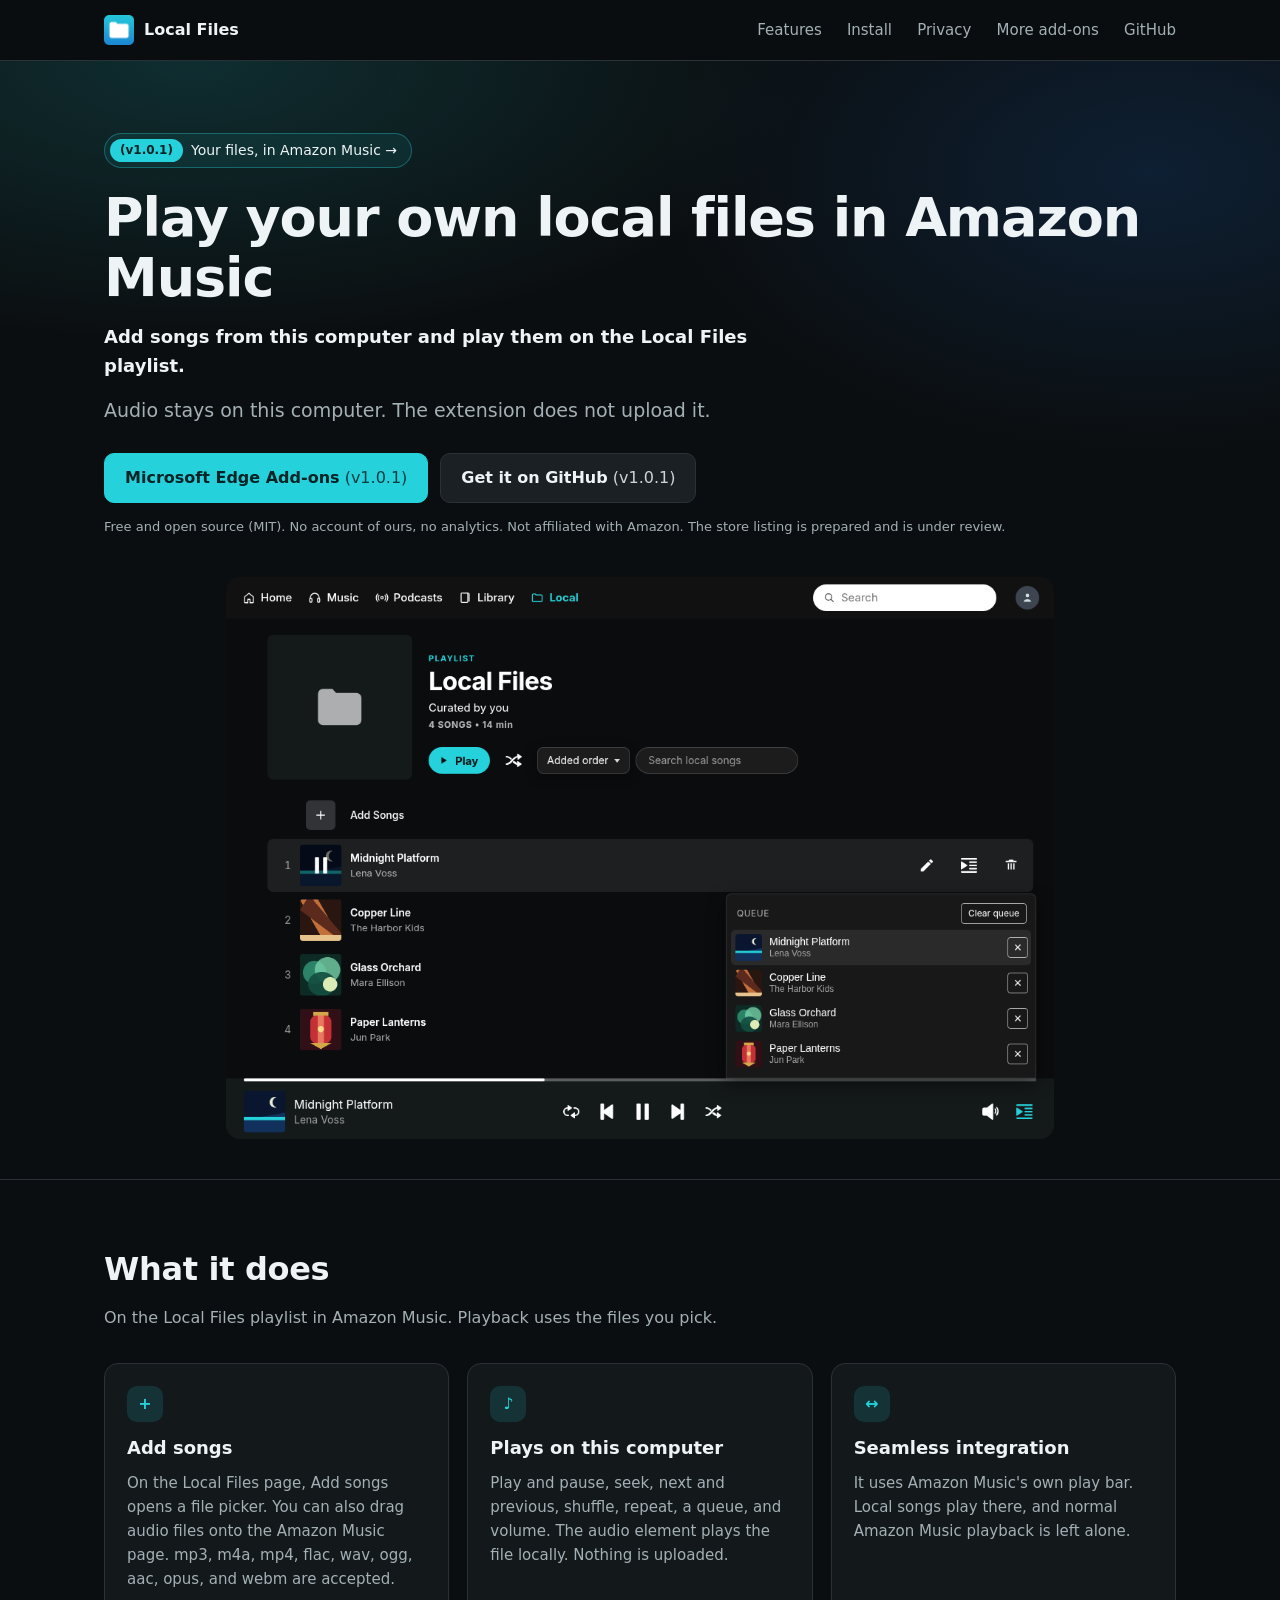
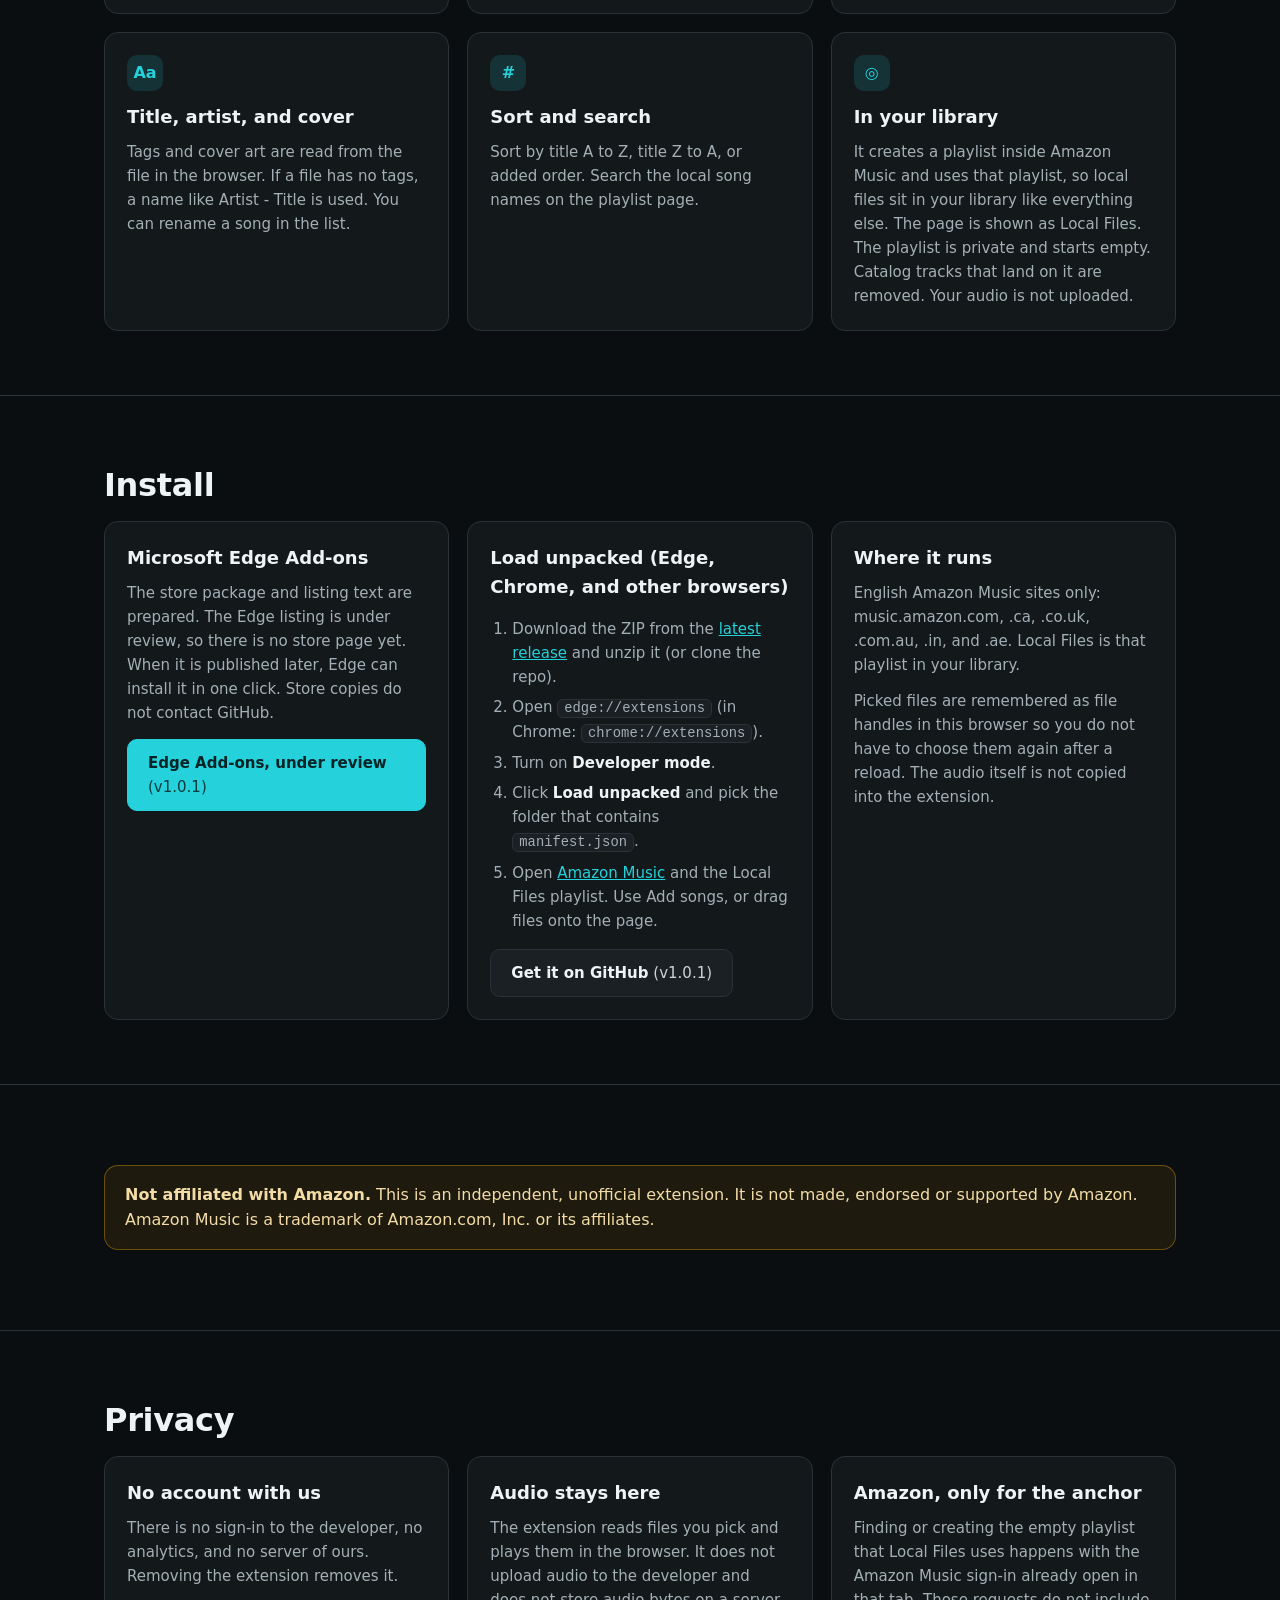
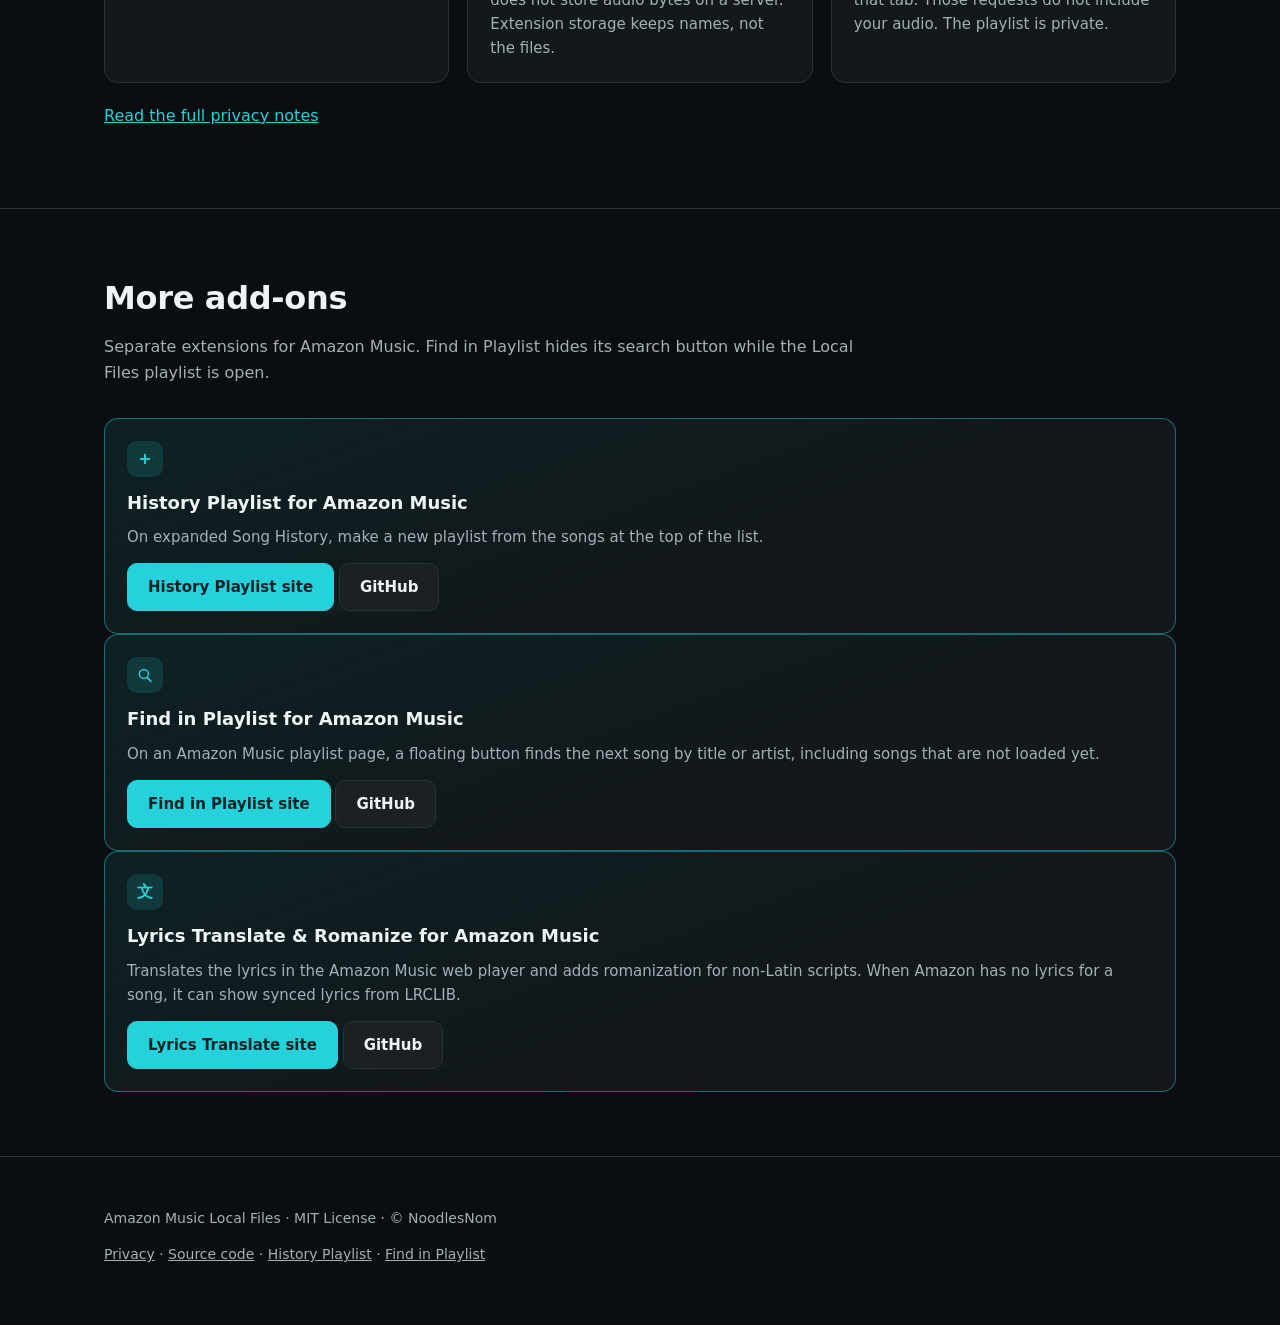
<file: docs/index.html>
<!doctype html>
<html lang="en">
<head>
<meta charset="utf-8">
<meta name="viewport" content="width=device-width, initial-scale=1">
<title>Amazon Music Local Files: Microsoft Edge extension</title>
<meta name="description" content="A free Microsoft Edge extension that plays audio files from this computer as a Local Files playlist in Amazon Music. Audio stays on this computer. Not affiliated with Amazon.">
<link rel="icon" href="img/icon.png">
<link rel="stylesheet" href="style.css">
</head>
<body>
<header class="top">
  <div class="wrap">
    <a class="brand" href="#"><img src="img/icon.png" alt="">Local Files</a>
    <nav>
      <a href="#features">Features</a>
      <a href="#install">Install</a>
      <a href="#privacy" class="hide-s">Privacy</a>
      <a href="#more">More add-ons</a>
      <a href="https://github.com/NoodlesNom/local-files-for-amazon-music">GitHub</a>
    </nav>
  </div>
</header>

<div class="hero">
  <div class="wrap">
    <a class="pill" href="#features"><b data-ver="github"></b> Your files, in Amazon Music &rarr;</a>
    <h1>Play your own local files in Amazon Music</h1>
    <p class="kicker">Add songs from this computer and play them on the Local Files playlist.</p>
    <p class="lead">Audio stays on this computer. The extension does not upload it.</p>
    <div class="buttons">
      <a class="btn primary" href="#install">Microsoft Edge Add-ons<span class="bver" data-ver="store"></span></a>
      <a class="btn" href="https://github.com/NoodlesNom/local-files-for-amazon-music/releases/latest" title="Download the ZIP and load it unpacked">Get it on GitHub<span class="bver" data-ver="github"></span></a>
    </div>
    <p class="note versions">Microsoft Add-ons store updates can take up to a week because Microsoft reviews each one. The GitHub version is always the newest. <a href="#install">See install options</a>.</p>
    <p class="note">Free and open source (MIT). No account of ours, no analytics. Not affiliated with Amazon. The store listing is prepared and is under review.</p>
    <div class="shot">
      <img src="img/local-files-queue-hero.png" alt="Local Files playlist with the queue open. The header reads 4 SONGS and 14 min. Midnight Platform is highlighted with a pause icon.">
    </div>
  </div>
</div>

<section id="features">
  <div class="wrap">
    <h2>What it does</h2>
    <p class="sub">On the Local Files playlist in Amazon Music. Playback uses the files you pick.</p>
    <div class="grid">
      <div class="card"><div class="icon">+</div><h3>Add songs</h3>
        <p>On the Local Files page, Add songs opens a file picker. You can also drag audio files onto the Amazon Music page. mp3, m4a, mp4, flac, wav, ogg, aac, opus, and webm are accepted.</p></div>
      <div class="card"><div class="icon">♪</div><h3>Plays on this computer</h3>
        <p>Play and pause, seek, next and previous, shuffle, repeat, a queue, and volume. The audio element plays the file locally. Nothing is uploaded.</p></div>
      <div class="card"><div class="icon">↔</div><h3>Seamless integration</h3>
        <p>It uses Amazon Music's own play bar. Local songs play there, and normal Amazon Music playback is left alone.</p></div>
      <div class="card"><div class="icon">Aa</div><h3>Title, artist, and cover</h3>
        <p>Tags and cover art are read from the file in the browser. If a file has no tags, a name like Artist - Title is used. You can rename a song in the list.</p></div>
      <div class="card"><div class="icon">#</div><h3>Sort and search</h3>
        <p>Sort by title A to Z, title Z to A, or added order. Search the local song names on the playlist page.</p></div>
      <div class="card"><div class="icon">◎</div><h3>In your library</h3>
        <p>It creates a playlist inside Amazon Music and uses that playlist, so local files sit in your library like everything else. The page is shown as Local Files. The playlist is private and starts empty. Catalog tracks that land on it are removed. Your audio is not uploaded.</p></div>
    </div>
  </div>
</section>

<section id="install">
  <div class="wrap">
    <h2>Install</h2>
    <div class="grid">
      <div class="card"><h3>Microsoft Edge Add-ons</h3>
        <p>The store package and listing text are prepared. The Edge listing is under review, so there is no store page yet. When it is published later, Edge can install it in one click. Store copies do not contact GitHub.</p>
        <p style="margin-top:14px"><a class="btn primary" href="#install">Edge Add-ons, under review<span class="bver" data-ver="store"></span></a></p></div>
      <div class="card"><h3>Load unpacked (Edge, Chrome, and other browsers)</h3>
        <ol class="steps">
          <li>Download the ZIP from the <a href="https://github.com/NoodlesNom/local-files-for-amazon-music/releases/latest">latest release</a> and unzip it (or clone the repo).</li>
          <li>Open <code>edge://extensions</code> (in Chrome: <code>chrome://extensions</code>).</li>
          <li>Turn on <b>Developer mode</b>.</li>
          <li>Click <b>Load unpacked</b> and pick the folder that contains <code>manifest.json</code>.</li>
          <li>Open <a href="https://music.amazon.com">Amazon Music</a> and the Local Files playlist. Use Add songs, or drag files onto the page.</li>
        </ol>
        <p style="margin-top:14px"><a class="btn" href="https://github.com/NoodlesNom/local-files-for-amazon-music/releases/latest" title="Download the ZIP and load it unpacked">Get it on GitHub<span class="bver" data-ver="github"></span></a></p></div>
      <div class="card"><h3>Where it runs</h3>
        <p>English Amazon Music sites only: music.amazon.com, .ca, .co.uk, .com.au, .in, and .ae. Local Files is that playlist in your library.</p>
        <p style="margin-top:12px">Picked files are remembered as file handles in this browser so you do not have to choose them again after a reload. The audio itself is not copied into the extension.</p></div>
    </div>
    <p class="note versions" style="margin-top:18px">Microsoft Add-ons store updates can take up to a week because Microsoft reviews each one. The GitHub version is always the newest. <a href="#features">See what's included</a>.</p>
  </div>
</section>

<section>
  <div class="wrap">
    <p class="disclaimer"><b>Not affiliated with Amazon.</b> This is an independent, unofficial extension. It is not made, endorsed or supported by Amazon. Amazon Music is a trademark of Amazon.com, Inc. or its affiliates.</p>
  </div>
</section>

<section id="privacy">
  <div class="wrap">
    <h2>Privacy</h2>
    <div class="grid">
      <div class="card"><h3>No account with us</h3><p>There is no sign-in to the developer, no analytics, and no server of ours. Removing the extension removes it.</p></div>
      <div class="card"><h3>Audio stays here</h3><p>The extension reads files you pick and plays them in the browser. It does not upload audio to the developer and does not store audio bytes on a server. Extension storage keeps names, not the files.</p></div>
      <div class="card"><h3>Amazon, only for the anchor</h3><p>Finding or creating the empty playlist that Local Files uses happens with the Amazon Music sign-in already open in that tab. Those requests do not include your audio. The playlist is private.</p></div>
    </div>
    <p style="margin-top:20px"><a href="privacy.html">Read the full privacy notes</a></p>
  </div>
</section>

<section id="more">
  <div class="wrap">
    <h2>More add-ons</h2>
    <p class="sub">Separate extensions for Amazon Music. Find in Playlist hides its search button while the Local Files playlist is open.</p>
    <div class="card new">
      <div class="icon" aria-hidden="true">+</div>
      <h3>History Playlist for Amazon Music</h3>
      <p>On expanded Song History, make a new playlist from the songs at the top of the list.</p>
      <p style="margin-top:14px"><a class="btn primary" href="https://noodlesnom.github.io/history-playlist-for-amazon-music/">History Playlist site</a> <a class="btn" href="https://github.com/NoodlesNom/history-playlist-for-amazon-music">GitHub</a></p>
    </div>
    <div class="card new">
      <div class="icon" aria-hidden="true"><svg viewBox="0 0 24 24" width="18" height="18"><circle cx="10.5" cy="10.5" r="6" fill="none" stroke="currentColor" stroke-width="2"/><path d="M15 15.5 L20 20.5" fill="none" stroke="currentColor" stroke-width="2" stroke-linecap="round"/></svg></div>
      <h3>Find in Playlist for Amazon Music</h3>
      <p>On an Amazon Music playlist page, a floating button finds the next song by title or artist, including songs that are not loaded yet.</p>
      <p style="margin-top:14px"><a class="btn primary" href="https://noodlesnom.github.io/find-in-playlist-for-amazon-music/">Find in Playlist site</a> <a class="btn" href="https://github.com/NoodlesNom/find-in-playlist-for-amazon-music">GitHub</a></p>
    </div>
    <div class="card new">
      <div class="icon">文</div>
      <h3>Lyrics Translate &amp; Romanize for Amazon Music</h3>
      <p>Translates the lyrics in the Amazon Music web player and adds romanization for non-Latin scripts. When Amazon has no lyrics for a song, it can show synced lyrics from LRCLIB.</p>
      <p style="margin-top:14px"><a class="btn primary" href="https://noodlesnom.github.io/lyrics-translate-for-amazon-music/">Lyrics Translate site</a> <a class="btn" href="https://github.com/NoodlesNom/lyrics-translate-for-amazon-music">GitHub</a></p>
    </div>
  </div>
</section>

<footer>
  <div class="wrap">
    <p>Amazon Music Local Files · MIT License · © NoodlesNom</p>
    <p><a href="privacy.html">Privacy</a> · <a href="https://github.com/NoodlesNom/local-files-for-amazon-music">Source code</a> · <a href="https://noodlesnom.github.io/history-playlist-for-amazon-music/">History Playlist</a> · <a href="https://noodlesnom.github.io/find-in-playlist-for-amazon-music/">Find in Playlist</a></p>
  </div>
</footer>
<script>
// Version numbers in the install buttons: versions.json is on this same site (updated by a GitHub Actions workflow every
// 6 hours and on each release), so visitors' browsers make no third-party requests. If it can't load, the buttons just show no version.
fetch('versions.json', { cache: 'no-cache' }).then((r) => (r.ok ? r.json() : Promise.reject(r.status))).then((v) => {
  const ok = (x) => typeof x === 'string' && /^\d+(\.\d+){1,3}$/.test(x);
  const at = new Date(v.checked);
  const when = isNaN(at) ? '' : 'Version checked ' + at.toLocaleString();
  document.querySelectorAll('[data-ver]').forEach((el) => {
    const x = v[el.dataset.ver];
    if (!ok(x)) return;
    el.textContent = ' (v' + x + ')';
    if (when) el.parentElement.title = (el.parentElement.title ? el.parentElement.title + '. ' : '') + when;
  });
  if (ok(v.store) && ok(v.github) && v.store === v.github) {
    document.querySelectorAll('.note.versions').forEach((el) => { el.hidden = true; });
  }
}).catch(() => {});
</script>
</body>
</html>
</file>
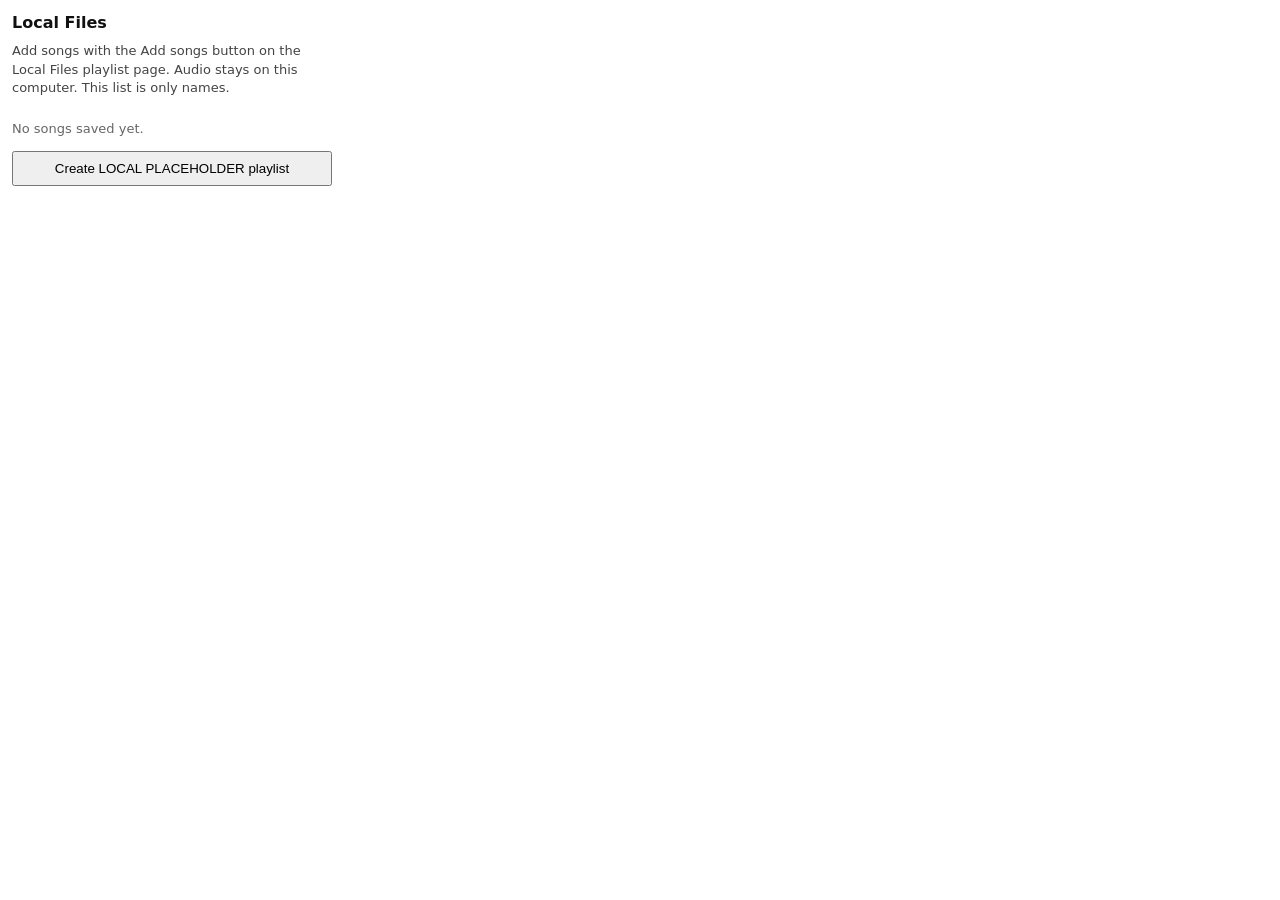
<file: popup.html>
<!DOCTYPE html>
<html>
<head>
  <meta charset="utf-8" />
  <title>Amazon Music Local Files</title>
  <link rel="stylesheet" href="popup.css" />
</head>
<body>
  <h1>Local Files</h1>
  <p class="hint">Add songs with the Add songs button on the Local Files playlist page. Audio stays on this computer. This list is only names.</p>
  <ul id="list"></ul>
  <p id="empty">No songs saved yet.</p>
  <button id="create" type="button">Create LOCAL PLACEHOLDER playlist</button>
  <p id="status"></p>
  <script src="popup.js"></script>
</body>
</html>
</file>
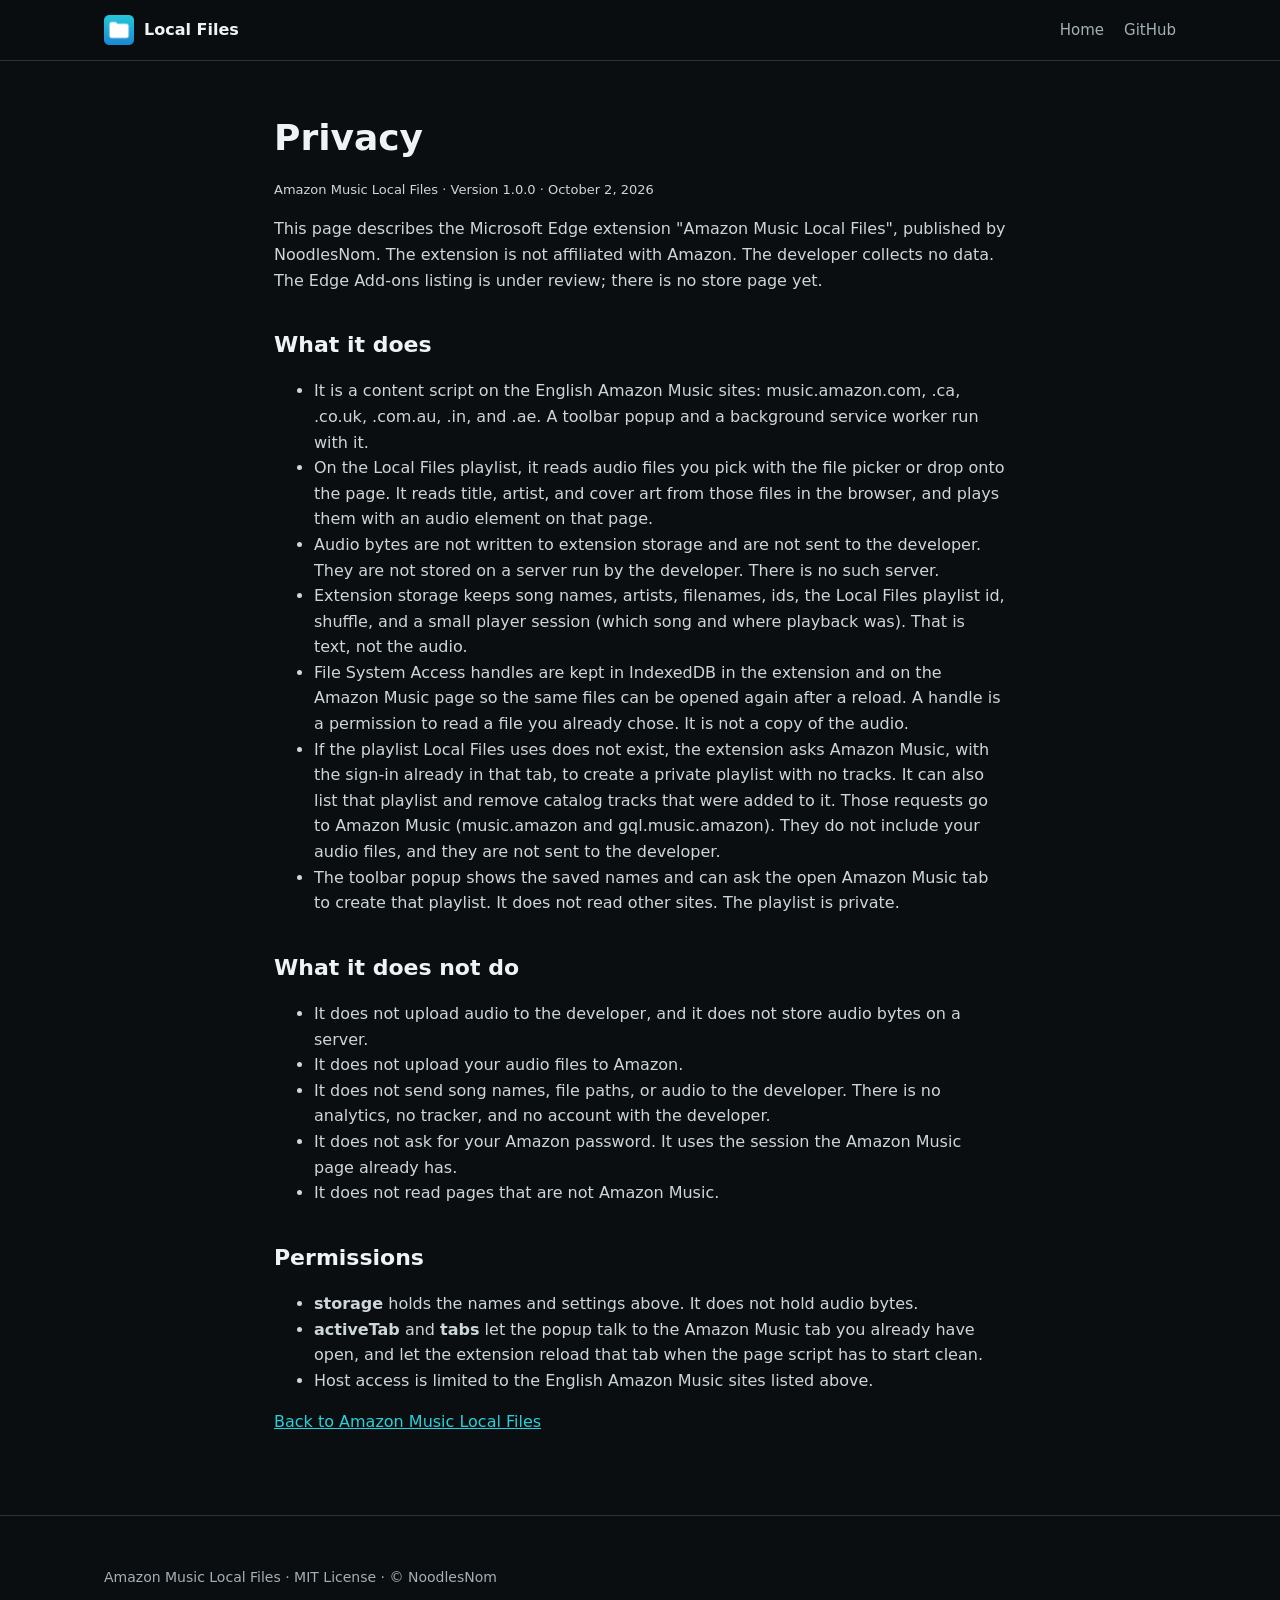
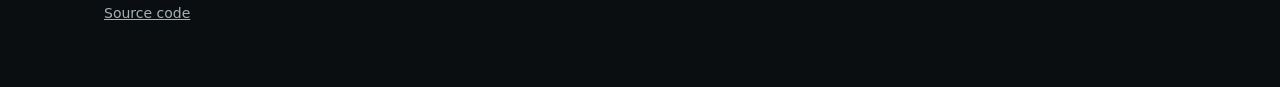
<file: docs/privacy.html>
<!doctype html>
<html lang="en">
<head>
<meta charset="utf-8">
<meta name="viewport" content="width=device-width, initial-scale=1">
<title>Privacy: Amazon Music Local Files</title>
<meta name="description" content="Privacy notes for Amazon Music Local Files. The developer collects no data. Audio files stay on this computer and are not uploaded.">
<link rel="icon" href="img/icon.png">
<link rel="stylesheet" href="style.css">
</head>
<body>
<header class="top">
  <div class="wrap">
    <a class="brand" href="./"><img src="img/icon.png" alt="">Local Files</a>
    <nav><a href="./">Home</a><a href="https://github.com/NoodlesNom/local-files-for-amazon-music">GitHub</a></nav>
  </div>
</header>
<main class="doc">
  <h1>Privacy</h1>
  <p class="note">Amazon Music Local Files · Version 1.0.0 · October 2, 2026</p>
  <p>This page describes the Microsoft Edge extension "Amazon Music Local Files", published by NoodlesNom. The extension is not affiliated with Amazon. The developer collects no data. The Edge Add-ons listing is under review; there is no store page yet.</p>

  <h2>What it does</h2>
  <ul>
    <li>It is a content script on the English Amazon Music sites: music.amazon.com, .ca, .co.uk, .com.au, .in, and .ae. A toolbar popup and a background service worker run with it.</li>
    <li>On the Local Files playlist, it reads audio files you pick with the file picker or drop onto the page. It reads title, artist, and cover art from those files in the browser, and plays them with an audio element on that page.</li>
    <li>Audio bytes are not written to extension storage and are not sent to the developer. They are not stored on a server run by the developer. There is no such server.</li>
    <li>Extension storage keeps song names, artists, filenames, ids, the Local Files playlist id, shuffle, and a small player session (which song and where playback was). That is text, not the audio.</li>
    <li>File System Access handles are kept in IndexedDB in the extension and on the Amazon Music page so the same files can be opened again after a reload. A handle is a permission to read a file you already chose. It is not a copy of the audio.</li>
    <li>If the playlist Local Files uses does not exist, the extension asks Amazon Music, with the sign-in already in that tab, to create a private playlist with no tracks. It can also list that playlist and remove catalog tracks that were added to it. Those requests go to Amazon Music (music.amazon and gql.music.amazon). They do not include your audio files, and they are not sent to the developer.</li>
    <li>The toolbar popup shows the saved names and can ask the open Amazon Music tab to create that playlist. It does not read other sites. The playlist is private.</li>
  </ul>

  <h2>What it does not do</h2>
  <ul>
    <li>It does not upload audio to the developer, and it does not store audio bytes on a server.</li>
    <li>It does not upload your audio files to Amazon.</li>
    <li>It does not send song names, file paths, or audio to the developer. There is no analytics, no tracker, and no account with the developer.</li>
    <li>It does not ask for your Amazon password. It uses the session the Amazon Music page already has.</li>
    <li>It does not read pages that are not Amazon Music.</li>
  </ul>

  <h2>Permissions</h2>
  <ul>
    <li><b>storage</b> holds the names and settings above. It does not hold audio bytes.</li>
    <li><b>activeTab</b> and <b>tabs</b> let the popup talk to the Amazon Music tab you already have open, and let the extension reload that tab when the page script has to start clean.</li>
    <li>Host access is limited to the English Amazon Music sites listed above.</li>
  </ul>

  <p><a href="./">Back to Amazon Music Local Files</a></p>
</main>
<footer>
  <div class="wrap">
    <p>Amazon Music Local Files · MIT License · © NoodlesNom</p>
    <p><a href="https://github.com/NoodlesNom/local-files-for-amazon-music">Source code</a></p>
  </div>
</footer>
</body>
</html>
</file>
<file: docs/style.css>
:root {
  --bg: #0b0e10; --panel: #13181b; --panel2: #1a2024; --line: #2a3237; --text: #eef3f5; --muted: #a3b0b6;
  --accent: #25d1da; --blue: #1a6fd1; --radius: 14px;
}
* { box-sizing: border-box; }
html { scroll-behavior: smooth; }
body { margin: 0; background: var(--bg); color: var(--text); font: 16px/1.6 system-ui, -apple-system, "Segoe UI", Roboto, "Helvetica Neue", Arial, sans-serif; }
a { color: var(--accent); }
img { max-width: 100%; height: auto; display: block; }
.wrap { max-width: 1120px; margin: 0 auto; padding: 0 24px; }
header.top { position: sticky; top: 0; z-index: 10; background: rgba(11, 14, 16, .88); backdrop-filter: blur(8px); border-bottom: 1px solid var(--line); }
header.top .wrap { display: flex; align-items: center; justify-content: space-between; height: 60px; gap: 16px; }
.brand { display: flex; align-items: center; gap: 10px; color: var(--text); text-decoration: none; font-weight: 700; }
.brand img { width: 30px; height: 30px; }
nav a { color: var(--muted); text-decoration: none; margin-left: 20px; font-size: 15px; }
nav a:hover { color: var(--text); }
.hero { padding: 72px 0 40px; background: radial-gradient(900px 400px at 15% 0%, rgba(37, 209, 218, .16), transparent 70%), radial-gradient(700px 400px at 90% 10%, rgba(26, 111, 209, .18), transparent 70%); }
.hero h1 { font-size: clamp(32px, 5vw, 54px); line-height: 1.1; margin: 0 0 16px; letter-spacing: -.02em; }
.hero h1 span { background: linear-gradient(90deg, var(--accent), #6aa8ff); -webkit-background-clip: text; background-clip: text; color: transparent; }
.lead { font-size: 19px; color: var(--muted); max-width: 720px; margin: 0 0 28px; }
.buttons { display: flex; flex-wrap: wrap; gap: 12px; margin-bottom: 14px; }
.btn { display: inline-block; padding: 11px 20px; border-radius: 10px; font-weight: 600; text-decoration: none; border: 1px solid var(--line); color: var(--text); background: var(--panel2); }
.btn.primary { background: var(--accent); color: #062326; border-color: var(--accent); }
.btn[aria-disabled="true"] { opacity: .75; cursor: default; }
.note { font-size: 13px; color: var(--muted); }
.note.versions { margin: 0 0 6px; }
.btn .bver { font-variant-numeric: tabular-nums; opacity: .85; font-weight: 500; }
.shot { width: min(100%, 828px); margin: 40px auto 0; border-radius: var(--radius); overflow: hidden; }
.shot img { width: 100%; height: auto; }
section { padding: 64px 0; border-top: 1px solid var(--line); }
section h2 { font-size: 32px; margin: 0 0 10px; letter-spacing: -.01em; }
section > .wrap > p.sub { color: var(--muted); margin: 0 0 32px; max-width: 760px; }
.grid { display: grid; grid-template-columns: repeat(auto-fit, minmax(300px, 1fr)); gap: 18px; }
.card { background: var(--panel); border: 1px solid var(--line); border-radius: var(--radius); padding: 22px; }
.card h3 { margin: 0 0 8px; font-size: 18px; }
.card p, .card li { color: var(--muted); font-size: 15px; }
.card p { margin: 0; }
.card ul { margin: 8px 0 0; padding-left: 18px; }
.icon { display: inline-flex; width: 36px; height: 36px; align-items: center; justify-content: center; border-radius: 10px; background: rgba(37, 209, 218, .14); color: var(--accent); font-weight: 700; margin-bottom: 12px; }
.split { display: grid; grid-template-columns: 1.35fr 1fr; gap: 40px; align-items: center; margin-top: 48px; }
.split.rev { grid-template-columns: 1fr 1.35fr; }
.split.rev .media { order: 2; }
.split .media { border-radius: var(--radius); overflow: hidden; border: 1px solid var(--line); }
.split .media img { width: 100%; height: auto; }
.split h3 { font-size: 24px; margin: 0 0 10px; }
.split p, .split li { color: var(--muted); }
.popup-wrap { display: grid; grid-template-columns: 340px 1fr; gap: 48px; align-items: start; }
.popup-wrap .popup-img { border-radius: 12px; overflow: hidden; border: 1px solid var(--line); box-shadow: 0 20px 60px rgba(0, 0, 0, .5); }
dl.controls { margin: 0; display: grid; grid-template-columns: 200px 1fr; gap: 12px 20px; }
dl.controls dt { font-weight: 600; }
dl.controls dd { margin: 0; color: var(--muted); }
.dot { display: inline-block; width: 10px; height: 10px; border-radius: 50%; margin-right: 6px; vertical-align: 0; }
.g { background: #3ddc84; } .a { background: #ffb300; } .r { background: #ff5252; } .n { background: #8a8f91; }
ol.steps { padding-left: 22px; } ol.steps li { margin: 6px 0; color: var(--muted); } ol.steps li b { color: var(--text); }
code, kbd { background: var(--panel2); border: 1px solid var(--line); border-radius: 6px; padding: 1px 6px; font-size: .92em; }
.disclaimer { background: rgba(255, 179, 0, .08); border: 1px solid rgba(255, 179, 0, .35); border-radius: var(--radius); padding: 16px 20px; color: #f3dca6; }
footer { border-top: 1px solid var(--line); padding: 36px 0 48px; color: var(--muted); font-size: 14px; }
footer a { color: var(--muted); }
.doc { max-width: 780px; padding: 48px 24px 64px; margin: 0 auto; }
.doc h1 { font-size: 36px; margin: 0 0 6px; }
.doc h2 { font-size: 22px; margin: 34px 0 8px; }
.doc p, .doc li { color: #cdd6da; }
.pill { display: inline-flex; align-items: center; gap: 8px; margin-bottom: 20px; padding: 5px 14px 5px 5px; border-radius: 999px; border: 1px solid rgba(37, 209, 218, .35); background: rgba(37, 209, 218, .08); color: var(--text); text-decoration: none; font-size: 14px; }
.pill b { white-space: nowrap; flex: none; background: var(--accent); color: #062326; border-radius: 999px; padding: 2px 10px; font-size: 12px; }
.pill:hover { border-color: var(--accent); }
.tag { display: inline-block; vertical-align: middle; margin-left: 6px; padding: 1px 8px; border-radius: 999px; background: rgba(37, 209, 218, .16); color: var(--accent); font-size: 11px; font-weight: 700; letter-spacing: .04em; text-transform: uppercase; }
.split .tag { margin: 0 0 10px; }
.card { position: relative; }
.card .icon + .tag { position: absolute; top: 28px; right: 22px; margin: 0; }
.grid > .card.new { grid-column: 1 / -1; }
.grid.five { grid-template-columns: repeat(6, 1fr); }
.grid.five > .card { grid-column: span 2; }
.grid.five > .card:nth-child(n+4) { grid-column: span 3; }
.doc .table-wrap { overflow-x: auto; }
.card.new { border-color: rgba(37, 209, 218, .45); background: linear-gradient(160deg, rgba(37, 209, 218, .10), var(--panel) 60%); }
ul.ticks { list-style: none; padding: 0; margin: 14px 0 0; }
ul.ticks li { position: relative; padding-left: 26px; margin: 8px 0; }
ul.ticks li::before { content: "✓"; position: absolute; left: 0; top: 0; color: var(--accent); font-weight: 700; }
.changelog { display: grid; grid-template-columns: repeat(auto-fit, minmax(190px, 1fr)); gap: 16px; }
.changelog .card h3 { font-size: 20px; }
.card p.upd-note { margin-top: 12px; padding: 10px 12px; border-radius: 10px; background: rgba(26, 111, 209, .14); border: 1px solid rgba(26, 111, 209, .45); color: #cdd6da; }
.card p.upd-note b { color: var(--text); }

.kicker { font-size: 18px; font-weight: 600; color: var(--text); max-width: 720px; margin: 0 0 14px; }
.search-stage {
  background:
    radial-gradient(640px 280px at 72% 0%, rgba(37, 209, 218, .20), transparent 70%),
    radial-gradient(480px 240px at 10% 100%, rgba(26, 111, 209, .16), transparent 70%),
    #13181b;
  padding: 64px 24px 72px;
  display: flex;
  justify-content: center;
}
.search-demo { display: flex; flex-direction: column; align-items: flex-end; gap: 16px; width: min(560px, 100%); }
.demo-btn {
  width: 64px; height: 64px; border-radius: 50%;
  border: 2px solid #25d1da; background: rgba(20, 22, 23, .92); color: #25d1da;
  display: flex; align-items: center; justify-content: center;
  box-shadow: 0 8px 24px rgba(0, 0, 0, .35);
}
.demo-btn svg { width: 32px; height: 32px; display: block; }
.demo-pop {
  display: flex; flex-wrap: wrap; align-items: center; gap: 12px;
  width: 100%; padding: 16px;
  border: 2px solid #3a3f41; border-radius: 20px; background: #0f1111;
  box-shadow: 0 16px 50px rgba(0, 0, 0, .45);
}
.demo-input {
  flex: 1 1 180px; min-width: 0; height: 56px;
  border: 2px solid #25d1da; border-radius: 12px; background: #1c1f20;
  color: rgba(255, 255, 255, .45); font: 26px/56px system-ui, -apple-system, "Segoe UI", sans-serif;
  padding: 0 16px;
}
.demo-go {
  height: 56px; border-radius: 12px; background: #25d1da; color: #0f1111;
  font: 600 26px/56px system-ui, -apple-system, "Segoe UI", sans-serif; padding: 0 20px;
}
@media (max-width: 860px) {
  .split, .split.rev, .popup-wrap, .grid.five { grid-template-columns: 1fr; }
  .grid.five > .card, .grid.five > .card:nth-child(n+4) { grid-column: auto; }
  .split.rev .media { order: 0; }
  dl.controls { grid-template-columns: 1fr; gap: 2px; } dl.controls dd { margin-bottom: 10px; }
  nav a { margin-left: 12px; }
}
@media (max-width: 560px) {
  nav a.hide-s { display: none; }
  .brand { white-space: nowrap; } nav { white-space: nowrap; } nav a { margin-left: 10px; font-size: 14px; }
  .pill { font-size: 12px; border-radius: 16px; }
}

.hist-pop {
  width: min(360px, 100%);
  display: flex; flex-direction: column; gap: 12px;
  padding: 20px; border: 2px solid #3a3f41; border-radius: 20px; background: #0f1111;
  box-shadow: 0 16px 50px rgba(0,0,0,.45); text-align: left;
}
.hist-pop h2 { margin: 0; font-size: 22px; }
.hist-pop label { display: flex; flex-direction: column; gap: 6px; color: rgba(255,255,255,.75); font-size: 14px; }
.hist-pop label span {
  display: block; height: 48px; padding: 0 14px; border: 2px solid #3a3f41; border-radius: 12px;
  background: #1c1f20; color: #fff; font: 20px/48px system-ui, sans-serif;
}
.hist-pop .demo-go { text-align: center; }
</file>
<file: popup.css>
body { margin: 0; width: 320px; padding: 12px; font: 13px/1.4 system-ui, sans-serif; color: #111; }
h1 { font-size: 16px; margin: 0 0 8px; }
.hint { margin: 0 0 10px; color: #444; }
ul { list-style: none; padding: 0; margin: 0 0 10px; max-height: 240px; overflow: auto; }
li { display: flex; gap: 8px; align-items: center; padding: 6px 0; border-top: 1px solid #eee; }
li span { flex: 1; min-width: 0; }
li b, li em { display: block; white-space: nowrap; overflow: hidden; text-overflow: ellipsis; }
li em { font-style: normal; color: #666; font-size: 12px; }
button { cursor: pointer; }
#create { width: 100%; padding: 8px; }
#status { min-height: 1.2em; color: #333; }
#empty { color: #666; }
</file>
